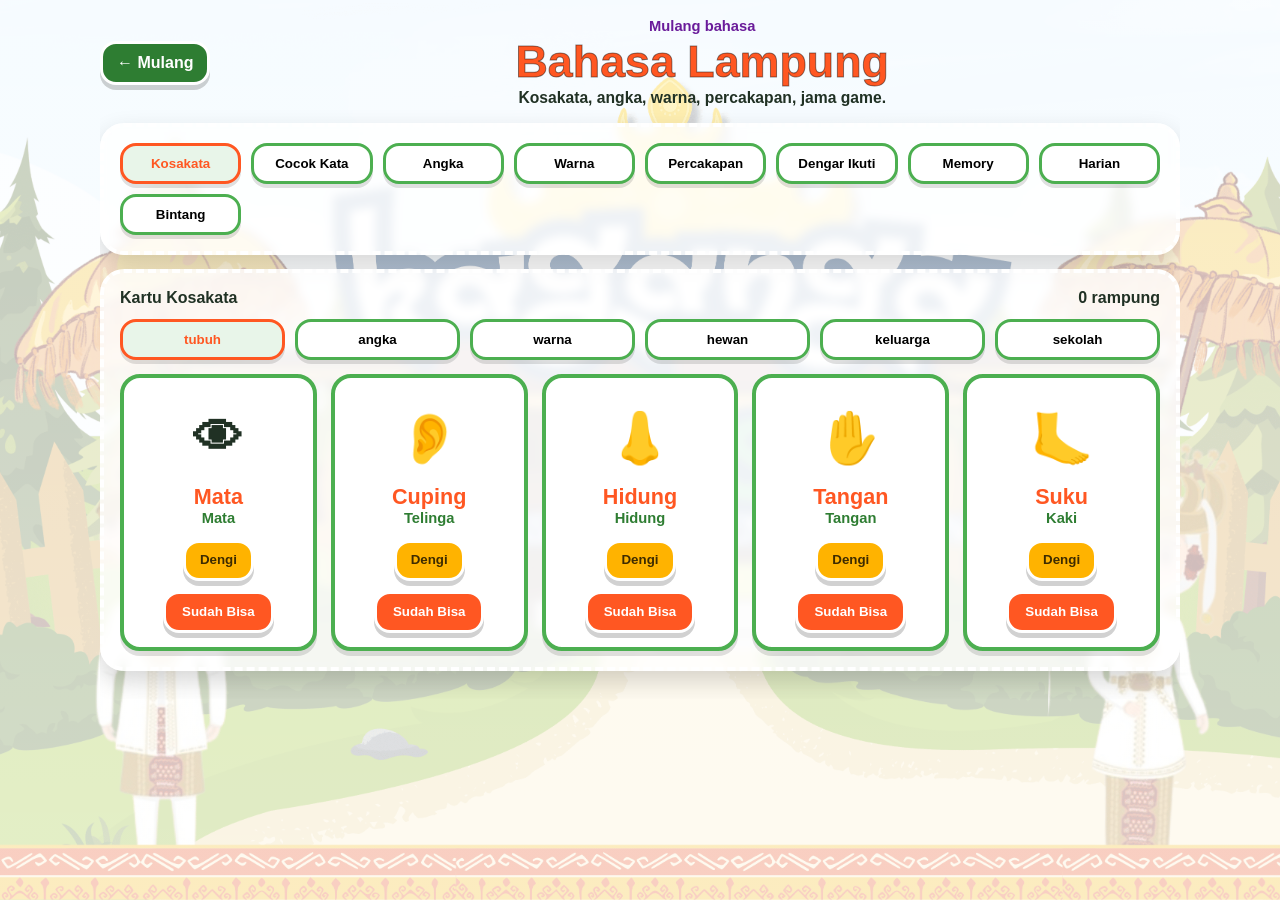
<file: bahasa.html>
<!DOCTYPE html>
<html lang="id">
<head>
    <meta charset="UTF-8">
    <meta name="viewport" content="width=device-width, initial-scale=1.0">
    <title>Bahasa Lampung</title>
    <link rel="stylesheet" href="belajar.css">
</head>
<body>
    <main class="page-shell">
        <header class="app-header">
            <a class="back-btn" href="index.html">&#8592; Mulang</a>
            <div class="title-block">
                <p class="eyebrow">Mulang bahasa</p>
                <h1>Bahasa Lampung</h1>
                <p class="subtitle">Kosakata, angka, warna, percakapan, jama game.</p>
            </div>
        </header>

        <nav class="feature-nav panel" id="featureNav"></nav>

        <section class="panel feature-panel active" id="kosakataPanel">
            <div class="score-row">
                <span>Kartu Kosakata</span>
                <span id="vocabDone">0 rampung</span>
            </div>
            <div class="mode-tabs" id="categoryTabs"></div>
            <div class="cards-grid" id="vocabCards"></div>
        </section>

        <section class="panel feature-panel" id="cocokPanel">
            <p class="mini-title">Game Cocokkon Kata</p>
            <p class="feedback" id="matchWordInfo">Pilih kata Lampung, lalu pilih arti sai cocok.</p>
            <div class="match-board" id="wordMatchBoard"></div>
        </section>

        <section class="panel feature-panel" id="angkaPanel">
            <div class="grid-two">
                <div class="hero-card">
                    <div class="aksara-big" id="numberBig">1</div>
                    <p class="latin-name" id="numberWord">Sai</p>
                    <div class="controls">
                        <button class="ghost-btn" id="prevNumber">Balik</button>
                        <button class="primary-btn" id="speakNumber">Dengi Angka</button>
                        <button class="ghost-btn" id="nextNumber">Teras</button>
                    </div>
                </div>
                <div>
                    <p class="mini-title">Kuis Angka</p>
                    <div class="question-symbol" id="numberQuiz">3</div>
                    <p class="feedback" id="numberFeedback">Pilih nama angka sai pas.</p>
                    <div class="choices" id="numberChoices"></div>
                </div>
            </div>
        </section>

        <section class="panel feature-panel" id="warnaPanel">
            <div class="color-tile" id="colorTile">Warna</div>
            <p class="feedback" id="colorFeedback">Pilih nama warna sai pas.</p>
            <div class="choices" id="colorChoices"></div>
        </section>

        <section class="panel feature-panel" id="dialogPanel">
            <div class="mode-tabs" id="dialogTabs"></div>
            <div class="dialog-list" id="dialogList"></div>
            <div class="controls">
                <button class="primary-btn" id="speakDialog">Dengi Percakapan</button>
            </div>
        </section>

        <section class="panel feature-panel" id="ikutiPanel">
            <div class="hero-card">
                <div class="aksara-big" id="listenWord">Tabik</div>
                <p class="latin-name" id="listenMeaning">Salam</p>
                <div class="controls">
                    <button class="primary-btn" id="listenSpeak">Dengi</button>
                    <button class="ghost-btn" id="listenDone">Sudah Bisa</button>
                    <button class="ghost-btn" id="listenNext">Kata Lain</button>
                </div>
            </div>
        </section>

        <section class="panel feature-panel" id="memoryPanel">
            <p class="mini-title">Memory Card</p>
            <p class="feedback" id="memoryInfo">Balik kartu, cari pasangan kata jama arti.</p>
            <div class="memory-grid" id="memoryGrid"></div>
        </section>

        <section class="panel feature-panel" id="harianPanel">
            <div class="score-row">
                <span>Level Harian</span>
                <span id="dailyStatus">0/5</span>
            </div>
            <div class="daily-list" id="dailyList"></div>
            <div class="controls">
                <button class="primary-btn" id="finishDaily">Rampungkan Hari Ini</button>
            </div>
        </section>

        <section class="panel feature-panel" id="bintangPanel">
            <p class="mini-title">Koleksi Bintang</p>
            <div class="badge-row">
                <div class="badge"><strong id="starWrite">0</strong>Bintang Nulis</div>
                <div class="badge"><strong id="starQuiz">0</strong>Skor Kuis</div>
                <div class="badge"><strong id="starVocab">0</strong>Kosakata</div>
                <div class="badge"><strong id="starMark">0</strong>Tanda Baca</div>
                <div class="badge"><strong id="starDaily">0</strong>Level Harian</div>
            </div>
        </section>
    </main>

    <script>
        const tabs = [
            ['kosakataPanel', 'Kosakata'],
            ['cocokPanel', 'Cocok Kata'],
            ['angkaPanel', 'Angka'],
            ['warnaPanel', 'Warna'],
            ['dialogPanel', 'Percakapan'],
            ['ikutiPanel', 'Dengar Ikuti'],
            ['memoryPanel', 'Memory'],
            ['harianPanel', 'Harian'],
            ['bintangPanel', 'Bintang']
        ];

        const vocab = {
            tubuh: [
                ['&#128065;', 'Mata', 'Mata'], ['&#128066;', 'Cuping', 'Telinga'], ['&#128067;', 'Hidung', 'Hidung'],
                ['&#9995;', 'Tangan', 'Tangan'], ['&#129462;', 'Suku', 'Kaki']
            ],
            angka: [
                ['1', 'Sai', 'Satu'], ['2', 'Rua', 'Dua'], ['3', 'Telu', 'Tiga'],
                ['4', 'Pak', 'Empat'], ['5', 'Lima', 'Lima']
            ],
            warna: [
                ['&#128308;', 'Handak Mira', 'Merah'], ['&#128993;', 'Kuning', 'Kuning'], ['&#128994;', 'Hijau', 'Hijau'],
                ['&#128309;', 'Biru', 'Biru'], ['&#9899;', 'Halom', 'Hitam']
            ],
            hewan: [
                ['&#128049;', 'Kucing', 'Kucing'], ['&#128020;', 'Manuk', 'Ayam'], ['&#128031;', 'Iwa', 'Ikan'],
                ['&#128004;', 'Sapi', 'Sapi'], ['&#128016;', 'Wedus', 'Kambing']
            ],
            keluarga: [
                ['&#128104;', 'Bapak', 'Ayah'], ['&#128105;', 'Induk', 'Ibu'], ['&#128102;', 'Anak Ragah', 'Anak laki-laki'],
                ['&#128103;', 'Anak Bebai', 'Anak perempuan'], ['&#128116;', 'Tuan', 'Kakek']
            ],
            sekolah: [
                ['&#128218;', 'Buku', 'Buku'], ['&#9999;', 'Pinsil', 'Pensil'], ['&#127890;', 'Tas', 'Tas'],
                ['&#127979;', 'Sekula', 'Sekolah'], ['&#129681;', 'Kursi', 'Kursi']
            ]
        };

        const numbers = [
            ['1', 'Sai'], ['2', 'Rua'], ['3', 'Telu'], ['4', 'Pak'], ['5', 'Lima'],
            ['6', 'Enom'], ['7', 'Pitu'], ['8', 'Walu'], ['9', 'Siwa'], ['10', 'Puluh'],
            ['11', 'Sebelas'], ['12', 'Rua belas'], ['13', 'Telu belas'], ['14', 'Pak belas'], ['15', 'Lima belas'],
            ['16', 'Enom belas'], ['17', 'Pitu belas'], ['18', 'Walu belas'], ['19', 'Siwa belas'], ['20', 'Rua puluh']
        ];

        const colors = [
            ['#e53935', 'Mira', 'Merah'], ['#fdd835', 'Kuning', 'Kuning'], ['#43a047', 'Hijau', 'Hijau'],
            ['#1e88e5', 'Biru', 'Biru'], ['#212121', 'Halom', 'Hitam'], ['#ffffff', 'Putih', 'Putih']
        ];

        const dialogs = {
            salam: [['A', 'Tabik pun.'], ['B', 'Tabik. Api kabar?'], ['A', 'Kabar baik.']],
            kenal: [['A', 'Nyak Rani. Niku sapa?'], ['B', 'Nyak Bima. Senang kenal niku.']],
            kabar: [['A', 'Api kabar niku?'], ['B', 'Kabar baik, terima kasih.']],
            terima: [['A', 'Terima kasih.'], ['B', 'Sama-sama.']]
        };

        let category = 'tubuh';
        let numberIndex = 0;
        let colorIndex = 0;
        let dialogKey = 'salam';
        let listenIndex = 0;
        let selectedMatch = null;
        let memoryFirst = null;
        let memoryLock = false;

        function getAllWords() {
            return Object.values(vocab).flat();
        }

        function speak(text) {
            if (!('speechSynthesis' in window)) return;
            speechSynthesis.cancel();
            const utterance = new SpeechSynthesisUtterance(text);
            utterance.lang = 'id-ID';
            utterance.rate = 0.82;
            speechSynthesis.speak(utterance);
        }

        function addStar(key, amount = 1) {
            const next = Number(localStorage.getItem(key) || 0) + amount;
            localStorage.setItem(key, next);
            localStorage.setItem('bahasaStars', Number(localStorage.getItem('bahasaStars') || 0) + amount);
            renderStars();
        }

        function showPanel(id) {
            document.querySelectorAll('.feature-panel').forEach(panel => panel.classList.remove('active'));
            document.getElementById(id).classList.add('active');
            document.querySelectorAll('#featureNav .mode-btn').forEach(btn => btn.classList.toggle('active', btn.dataset.target === id));
            renderStars();
        }

        function renderNav() {
            document.getElementById('featureNav').innerHTML = tabs.map(([id, label], index) =>
                `<button class="mode-btn ${index === 0 ? 'active' : ''}" data-target="${id}">${label}</button>`
            ).join('');
        }

        function renderVocab() {
            document.getElementById('categoryTabs').innerHTML = Object.keys(vocab).map(key =>
                `<button class="mode-btn ${key === category ? 'active' : ''}" data-category="${key}">${key}</button>`
            ).join('');
            document.getElementById('vocabCards').innerHTML = vocab[category].map(item => `
                <article class="vocab-card">
                    <div class="vocab-icon">${item[0]}</div>
                    <div class="vocab-word">${item[1]}</div>
                    <div class="vocab-meaning">${item[2]}</div>
                    <div class="controls">
                        <button class="ghost-btn" data-say="${item[1]}">Dengi</button>
                        <button class="primary-btn" data-known="${item[1]}">Sudah Bisa</button>
                    </div>
                </article>
            `).join('');
            document.getElementById('vocabDone').textContent = `${localStorage.getItem('vocabDone') || 0} rampung`;
        }

        function renderWordMatch() {
            const sample = getAllWords().slice(0, 8);
            const cards = sample.map(item => ({ key: item[1], type: 'word', text: item[1] }))
                .concat(sample.map(item => ({ key: item[1], type: 'meaning', text: item[2] })))
                .sort(() => Math.random() - 0.5);
            document.getElementById('wordMatchBoard').innerHTML = cards.map(card =>
                `<button class="match-card" data-key="${card.key}" data-type="${card.type}">${card.text}</button>`
            ).join('');
        }

        function renderNumber() {
            const item = numbers[numberIndex];
            document.getElementById('numberBig').textContent = item[0];
            document.getElementById('numberWord').textContent = item[1];
            const choices = numbers.filter(row => row !== item).sort(() => Math.random() - 0.5).slice(0, 3).concat([item]).sort(() => Math.random() - 0.5);
            document.getElementById('numberQuiz').textContent = item[0];
            document.getElementById('numberChoices').innerHTML = choices.map(row =>
                `<button class="choice-btn" data-answer="${row[1]}">${row[1]}</button>`
            ).join('');
        }

        function renderColor() {
            const item = colors[colorIndex];
            const tile = document.getElementById('colorTile');
            tile.style.background = item[0];
            tile.style.color = item[0] === '#ffffff' ? '#203124' : '#fff';
            tile.textContent = item[2];
            const choices = colors.filter(row => row !== item).sort(() => Math.random() - 0.5).slice(0, 3).concat([item]).sort(() => Math.random() - 0.5);
            document.getElementById('colorChoices').innerHTML = choices.map(row =>
                `<button class="choice-btn" data-answer="${row[1]}">${row[1]}</button>`
            ).join('');
        }

        function renderDialog() {
            document.getElementById('dialogTabs').innerHTML = Object.keys(dialogs).map(key =>
                `<button class="mode-btn ${key === dialogKey ? 'active' : ''}" data-dialog="${key}">${key}</button>`
            ).join('');
            document.getElementById('dialogList').innerHTML = dialogs[dialogKey].map((line, index) =>
                `<div class="dialog-bubble ${index % 2 ? 'right' : ''}"><strong>${line[0]}:</strong> ${line[1]}</div>`
            ).join('');
        }

        function renderListen() {
            const item = getAllWords()[listenIndex % getAllWords().length];
            document.getElementById('listenWord').textContent = item[1];
            document.getElementById('listenMeaning').textContent = item[2];
        }

        function renderMemory() {
            const sample = getAllWords().slice(10, 16);
            const cards = sample.map(item => ({ key: item[1], text: item[1] }))
                .concat(sample.map(item => ({ key: item[1], text: item[2] })))
                .sort(() => Math.random() - 0.5);
            document.getElementById('memoryGrid').innerHTML = cards.map((card, index) =>
                `<button class="memory-card hidden-word" data-key="${card.key}" data-text="${card.text}" data-index="${index}">?</button>`
            ).join('');
        }

        function renderDaily() {
            const day = Math.floor(Date.now() / 86400000);
            const words = getAllWords();
            const start = day % (words.length - 5);
            const daily = words.slice(start, start + 5);
            const done = Number(localStorage.getItem('dailyDone') || 0);
            document.getElementById('dailyStatus').textContent = `${Math.min(done, 5)}/5`;
            document.getElementById('dailyList').innerHTML = daily.map(item => `
                <article class="vocab-card">
                    <div class="vocab-icon">${item[0]}</div>
                    <div class="vocab-word">${item[1]}</div>
                    <div class="vocab-meaning">${item[2]}</div>
                </article>
            `).join('');
        }

        function renderStars() {
            document.getElementById('starWrite').textContent = localStorage.getItem('bintangNulis') || 0;
            document.getElementById('starQuiz').textContent = localStorage.getItem('skorAksaraLampung') || 0;
            document.getElementById('starVocab').textContent = localStorage.getItem('vocabDone') || 0;
            document.getElementById('starMark').textContent = localStorage.getItem('miniScoreTanda') || 0;
            document.getElementById('starDaily').textContent = localStorage.getItem('dailyStars') || 0;
        }

        document.addEventListener('click', event => {
            const target = event.target;
            if (target.matches('#featureNav .mode-btn')) showPanel(target.dataset.target);
            if (target.dataset.category) { category = target.dataset.category; renderVocab(); }
            if (target.dataset.say) speak(target.dataset.say);
            if (target.dataset.known) {
                localStorage.setItem('vocabDone', Number(localStorage.getItem('vocabDone') || 0) + 1);
                addStar('vocabStars');
                renderVocab();
            }
            if (target.dataset.dialog) { dialogKey = target.dataset.dialog; renderDialog(); }
        });

        document.getElementById('wordMatchBoard').addEventListener('click', event => {
            const card = event.target.closest('button');
            if (!card || card.classList.contains('done')) return;
            if (!selectedMatch) {
                selectedMatch = card;
                card.classList.add('selected');
                return;
            }
            if (selectedMatch.dataset.key === card.dataset.key && selectedMatch.dataset.type !== card.dataset.type) {
                selectedMatch.classList.add('done');
                card.classList.add('done');
                addStar('matchStars');
                document.getElementById('matchWordInfo').textContent = 'Cocok. Lanjut pasangan lain.';
            } else {
                selectedMatch.classList.remove('selected');
                document.getElementById('matchWordInfo').textContent = 'Belum cocok, coba lagi.';
            }
            selectedMatch = null;
        });

        document.getElementById('prevNumber').addEventListener('click', () => { numberIndex = (numberIndex - 1 + numbers.length) % numbers.length; renderNumber(); });
        document.getElementById('nextNumber').addEventListener('click', () => { numberIndex = (numberIndex + 1) % numbers.length; renderNumber(); });
        document.getElementById('speakNumber').addEventListener('click', () => speak(numbers[numberIndex][1]));
        document.getElementById('numberChoices').addEventListener('click', event => {
            const button = event.target.closest('button');
            if (!button) return;
            const ok = button.dataset.answer === numbers[numberIndex][1];
            button.classList.add(ok ? 'correct' : 'wrong');
            document.getElementById('numberFeedback').textContent = ok ? 'Bener!' : `Jawaban: ${numbers[numberIndex][1]}`;
            if (ok) addStar('numberStars');
            setTimeout(() => { numberIndex = (numberIndex + 1) % numbers.length; renderNumber(); }, 700);
        });

        document.getElementById('colorChoices').addEventListener('click', event => {
            const button = event.target.closest('button');
            if (!button) return;
            const ok = button.dataset.answer === colors[colorIndex][1];
            button.classList.add(ok ? 'correct' : 'wrong');
            document.getElementById('colorFeedback').textContent = ok ? 'Bener, warna sai pas!' : `Jawaban: ${colors[colorIndex][1]}`;
            if (ok) addStar('colorStars');
            setTimeout(() => { colorIndex = (colorIndex + 1) % colors.length; renderColor(); }, 800);
        });

        document.getElementById('speakDialog').addEventListener('click', () => speak(dialogs[dialogKey].map(line => line[1]).join('. ')));
        document.getElementById('listenSpeak').addEventListener('click', () => speak(getAllWords()[listenIndex % getAllWords().length][1]));
        document.getElementById('listenNext').addEventListener('click', () => { listenIndex += 1; renderListen(); });
        document.getElementById('listenDone').addEventListener('click', () => { addStar('listenStars'); listenIndex += 1; renderListen(); });

        document.getElementById('memoryGrid').addEventListener('click', event => {
            const card = event.target.closest('button');
            if (!card || memoryLock || card.classList.contains('done')) return;
            card.textContent = card.dataset.text;
            card.classList.remove('hidden-word');
            if (!memoryFirst) {
                memoryFirst = card;
                return;
            }
            memoryLock = true;
            if (memoryFirst.dataset.key === card.dataset.key && memoryFirst !== card) {
                memoryFirst.classList.add('done');
                card.classList.add('done');
                addStar('memoryStars');
                document.getElementById('memoryInfo').textContent = 'Pasangan ketemu.';
                memoryFirst = null;
                memoryLock = false;
                return;
            }
            setTimeout(() => {
                memoryFirst.textContent = '?';
                card.textContent = '?';
                memoryFirst.classList.add('hidden-word');
                card.classList.add('hidden-word');
                memoryFirst = null;
                memoryLock = false;
            }, 650);
        });

        document.getElementById('finishDaily').addEventListener('click', () => {
            localStorage.setItem('dailyDone', 5);
            localStorage.setItem('dailyStars', Number(localStorage.getItem('dailyStars') || 0) + 5);
            addStar('dailyBonus', 5);
            renderDaily();
        });

        renderNav();
        renderVocab();
        renderWordMatch();
        renderNumber();
        renderColor();
        renderDialog();
        renderListen();
        renderMemory();
        renderDaily();
        renderStars();
    </script>
</body>
</html>
</file>
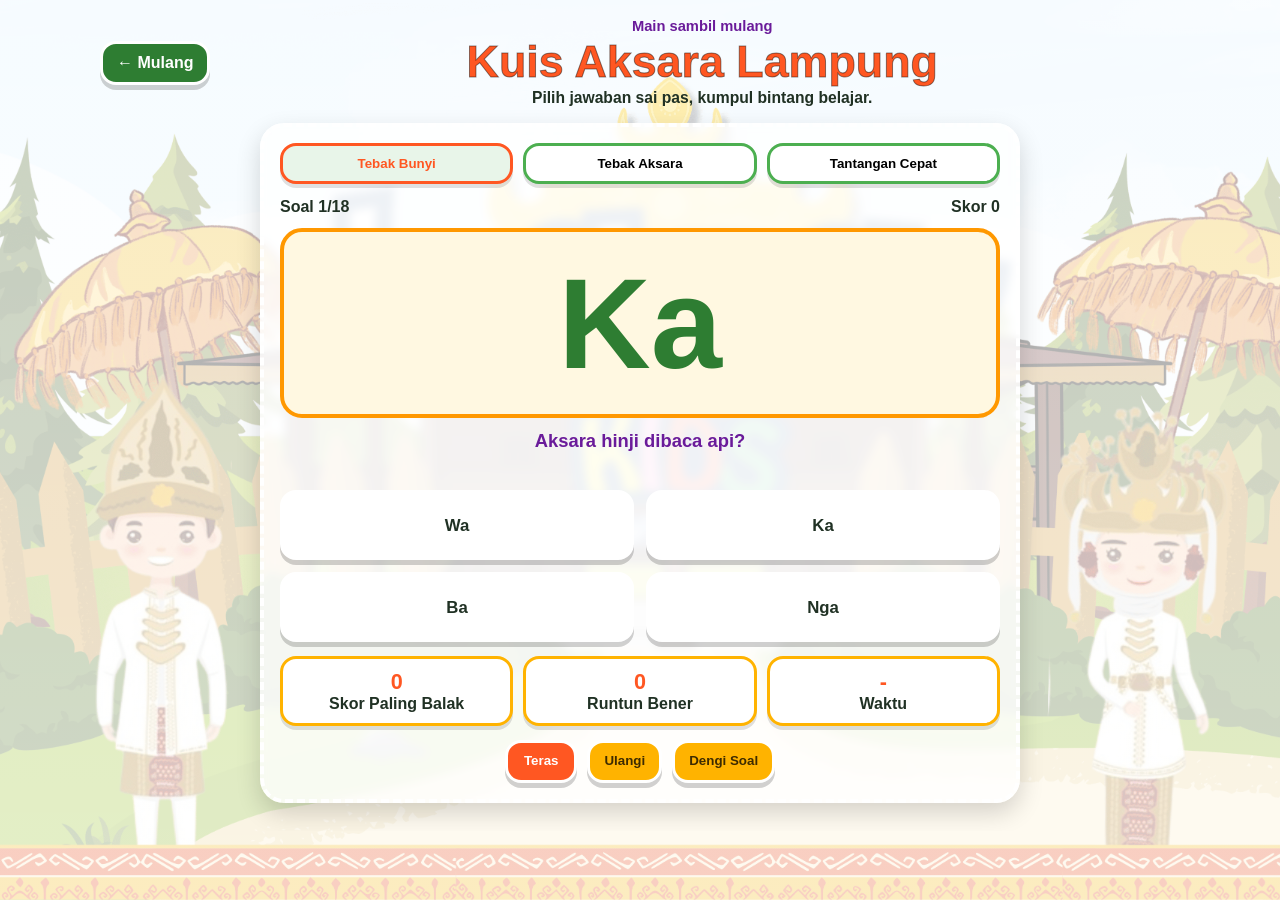
<file: kuis.html>
<!DOCTYPE html>
<html lang="id">
<head>
    <meta charset="UTF-8">
    <meta name="viewport" content="width=device-width, initial-scale=1.0">
    <title>Kuis Aksara</title>
    <link rel="stylesheet" href="belajar.css">
</head>
<body>
    <main class="page-shell">
        <header class="app-header">
            <a class="back-btn" href="index.html">&#8592; Mulang</a>
            <div class="title-block">
                <p class="eyebrow">Main sambil mulang</p>
                <h1>Kuis Aksara Lampung</h1>
                <p class="subtitle">Pilih jawaban sai pas, kumpul bintang belajar.</p>
            </div>
        </header>

        <section class="panel quiz-card">
            <div class="mode-tabs">
                <button class="mode-btn active" data-mode="bunyi">Tebak Bunyi</button>
                <button class="mode-btn" data-mode="aksara">Tebak Aksara</button>
                <button class="mode-btn" data-mode="cepat">Tantangan Cepat</button>
            </div>
            <div class="score-row">
                <span id="progress">Soal 1/19</span>
                <span id="score">Skor 0</span>
            </div>
            <div class="question-symbol" id="questionSymbol">Ka</div>
            <p class="feedback" id="questionText">Aksara hinji dibaca api?</p>
            <div class="choices" id="choices"></div>
            <div class="badge-row">
                <div class="badge"><strong id="bestScore">0</strong>Skor Paling Balak</div>
                <div class="badge"><strong id="comboText">0</strong>Runtun Bener</div>
                <div class="badge"><strong id="timerText">-</strong>Waktu</div>
            </div>
            <div class="controls">
                <button class="primary-btn" id="nextQuestion">Teras</button>
                <button class="ghost-btn" id="restartQuiz">Ulangi</button>
                <button class="ghost-btn" id="speakQuestion">Dengi Soal</button>
            </div>
        </section>
    </main>

    <script>
        const bank = [
            { symbol: 'Ka', answer: 'Ka' },
            { symbol: 'Ga', answer: 'Ga' },
            { symbol: 'Nga', answer: 'Nga' },
            { symbol: 'Pa', answer: 'Pa' },
            { symbol: 'Ba', answer: 'Ba' },
            { symbol: 'Ma', answer: 'Ma' },
            { symbol: 'Ta', answer: 'Ta' },
            { symbol: 'Da', answer: 'Da' },
            { symbol: 'Na', answer: 'Na' },
            { symbol: 'Ca', answer: 'Ca' },
            { symbol: 'Ja', answer: 'Ja' },
            { symbol: 'Nya', answer: 'Nya' },
            { symbol: 'Ya', answer: 'Ya' },
            { symbol: 'La', answer: 'La' },
            { symbol: 'Ra', answer: 'Ra' },
            { symbol: 'Sa', answer: 'Sa' },
            { symbol: 'Wa', answer: 'Wa' },
            { symbol: 'Ha', answer: 'Ha' }
        ];

        let current = 0;
        let score = 0;
        let best = Number(localStorage.getItem('skorAksaraLampung') || 0);
        let combo = 0;
        let answered = false;
        let mode = 'bunyi';
        let timeLeft = 10;
        let clock = null;

        function speak(text) {
            if (!('speechSynthesis' in window)) return;
            window.speechSynthesis.cancel();
            const utterance = new SpeechSynthesisUtterance(text);
            utterance.lang = 'id-ID';
            utterance.rate = 0.85;
            window.speechSynthesis.speak(utterance);
        }

        function optionsFor(answer) {
            const pool = bank.map(item => item.answer).filter(item => item !== answer);
            const picks = pool.sort(() => Math.random() - 0.5).slice(0, 3).concat(answer);
            return picks.sort(() => Math.random() - 0.5);
        }

        function startTimer() {
            clearInterval(clock);
            if (mode !== 'cepat') {
                document.getElementById('timerText').textContent = '-';
                return;
            }
            timeLeft = 10;
            document.getElementById('timerText').textContent = timeLeft;
            clock = setInterval(() => {
                timeLeft -= 1;
                document.getElementById('timerText').textContent = timeLeft;
                if (timeLeft <= 0) {
                    clearInterval(clock);
                    answered = true;
                    combo = 0;
                    document.getElementById('questionText').textContent = 'Waktu habis. Teras soal lagi.';
                    document.getElementById('comboText').textContent = combo;
                }
            }, 1000);
        }

        function render() {
            const item = bank[current];
            answered = false;
            document.getElementById('progress').textContent = `Soal ${current + 1}/${bank.length}`;
            document.getElementById('score').textContent = `Skor ${score}`;
            document.getElementById('bestScore').textContent = best;
            document.getElementById('comboText').textContent = combo;

            if (mode === 'aksara') {
                document.getElementById('questionSymbol').textContent = item.answer;
                document.getElementById('questionText').textContent = 'Pilih aksara sai cocok jama bunyi hinji.';
                document.getElementById('choices').innerHTML = optionsFor(item.answer).map(option =>
                    `<button class="choice-btn" data-answer="${option}">${bank.find(row => row.answer === option).symbol}</button>`
                ).join('');
            } else {
                document.getElementById('questionSymbol').textContent = item.symbol;
                document.getElementById('questionText').textContent = mode === 'cepat' ? 'Cepat pilih bunyi sai pas!' : 'Aksara hinji dibaca api?';
                document.getElementById('choices').innerHTML = optionsFor(item.answer).map(option =>
                    `<button class="choice-btn" data-answer="${option}">${option}</button>`
                ).join('');
            }
            startTimer();
        }

        document.getElementById('choices').addEventListener('click', event => {
            const button = event.target.closest('button');
            if (!button || answered) return;
            answered = true;
            clearInterval(clock);
            const item = bank[current];
            const correct = button.dataset.answer === item.answer;
            if (correct) {
                combo += 1;
                score += mode === 'cepat' ? 15 + timeLeft : 10 + combo;
                button.classList.add('correct');
                document.getElementById('questionText').textContent = 'Iya, jawabanmu bener!';
            } else {
                combo = 0;
                button.classList.add('wrong');
                document.getElementById('questionText').textContent = `Belum pas. Jawaban sai bener: ${item.answer}`;
                document.querySelectorAll('.choice-btn').forEach(btn => {
                    if (btn.dataset.answer === item.answer) btn.classList.add('correct');
                });
            }
            if (score > best) {
                best = score;
                localStorage.setItem('skorAksaraLampung', best);
            }
            document.getElementById('score').textContent = `Skor ${score}`;
            document.getElementById('bestScore').textContent = best;
            document.getElementById('comboText').textContent = combo;
        });

        document.getElementById('nextQuestion').addEventListener('click', () => {
            if (current === bank.length - 1) {
                const star = score >= 180 ? 'Tiga bintang' : score >= 100 ? 'Dua bintang' : 'Siji bintang';
                document.getElementById('questionSymbol').textContent = '\u2605';
                document.getElementById('questionText').textContent = `${star}. Kuis tammat, terus latihan lagi.`;
                document.getElementById('choices').innerHTML = '';
                document.getElementById('timerText').textContent = '-';
                clearInterval(clock);
                return;
            }
            current += 1;
            render();
        });

        document.getElementById('restartQuiz').addEventListener('click', () => {
            current = 0;
            score = 0;
            combo = 0;
            render();
        });

        document.getElementById('speakQuestion').addEventListener('click', () => {
            const item = bank[current];
            speak(mode === 'aksara' ? item.answer : `Aksara ${item.answer}`);
        });

        document.querySelectorAll('.mode-btn').forEach(button => {
            button.addEventListener('click', () => {
                document.querySelectorAll('.mode-btn').forEach(item => item.classList.remove('active'));
                button.classList.add('active');
                mode = button.dataset.mode;
                current = 0;
                score = 0;
                combo = 0;
                render();
            });
        });

        render();
    </script>
</body>
</html>
</file>
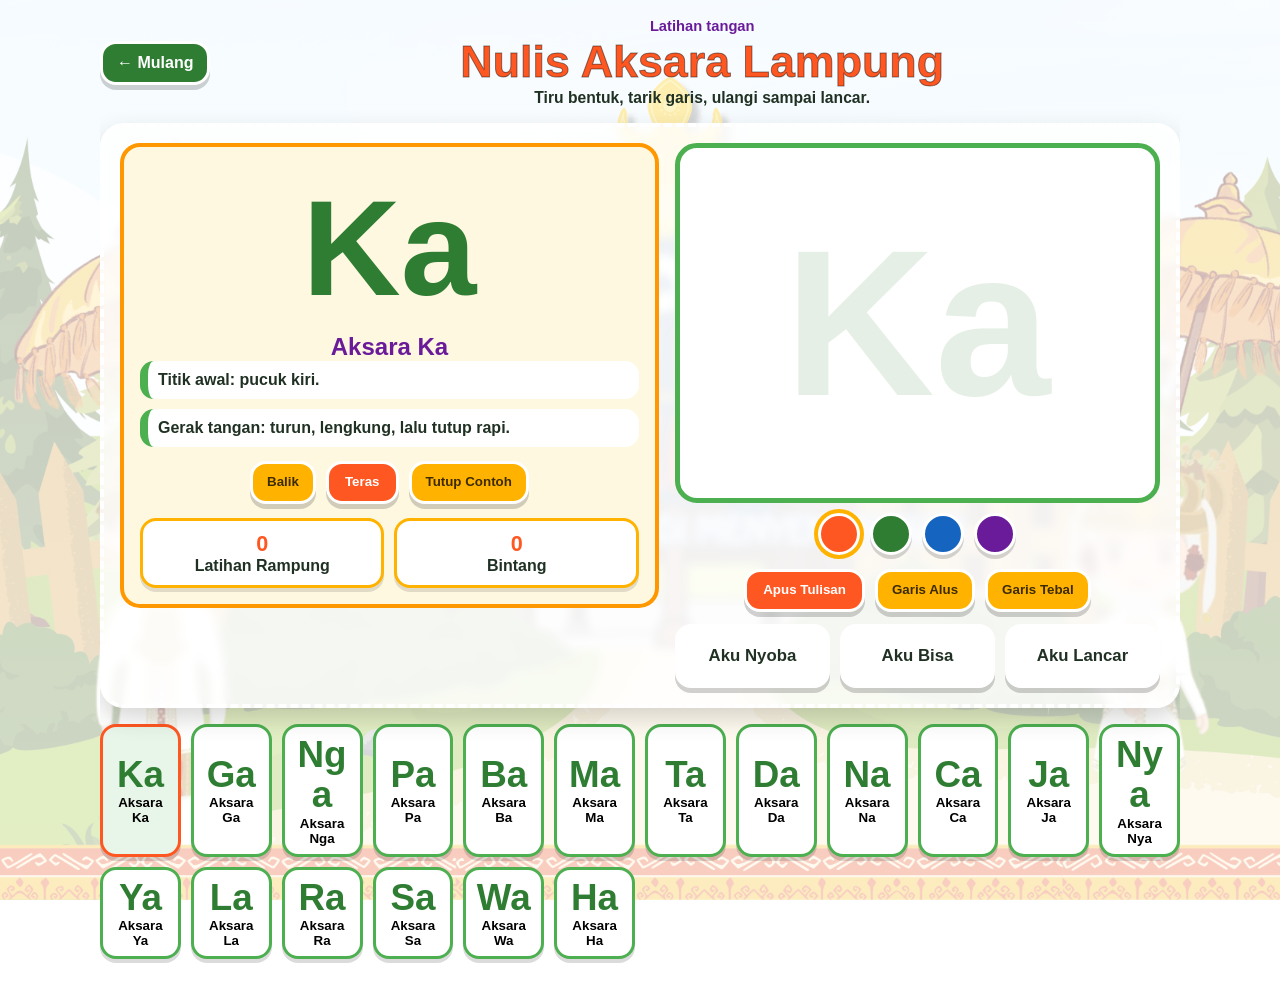
<file: nulis.html>
<!DOCTYPE html>
<html lang="id">
<head>
    <meta charset="UTF-8">
    <meta name="viewport" content="width=device-width, initial-scale=1.0">
    <title>Nulis Aksara</title>
    <link rel="stylesheet" href="belajar.css">
</head>
<body>
    <main class="page-shell">
        <header class="app-header">
            <a class="back-btn" href="index.html">&#8592; Mulang</a>
            <div class="title-block">
                <p class="eyebrow">Latihan tangan</p>
                <h1>Nulis Aksara Lampung</h1>
                <p class="subtitle">Tiru bentuk, tarik garis, ulangi sampai lancar.</p>
            </div>
        </header>

        <section class="panel grid-two">
            <div class="hero-card">
                <div class="aksara-big" id="currentLetter">Ka</div>
                <p class="latin-name" id="currentName">Aksara Ka</p>
                <div class="info-list">
                    <div class="info-item" id="hintOne">Titik awal: pucuk kiri.</div>
                    <div class="info-item" id="hintTwo">Gerak tangan: pelan jama rapi.</div>
                </div>
                <div class="controls">
                    <button class="ghost-btn" id="prevLetter">Balik</button>
                    <button class="primary-btn" id="nextLetter">Teras</button>
                    <button class="ghost-btn" id="toggleGuide">Tutup Contoh</button>
                </div>
                <div class="badge-row">
                    <div class="badge"><strong id="writeCount">0</strong>Latihan Rampung</div>
                    <div class="badge"><strong id="starText">0</strong>Bintang</div>
                </div>
            </div>

            <div class="trace-guide">
                <div class="trace-symbol" id="traceSymbol">Ka</div>
                <canvas class="writing-board" id="board" width="520" height="360"></canvas>
                <div class="tool-row" id="colorTools">
                    <button class="swatch active" data-color="#ff5722" style="background:#ff5722"></button>
                    <button class="swatch" data-color="#2e7d32" style="background:#2e7d32"></button>
                    <button class="swatch" data-color="#1565c0" style="background:#1565c0"></button>
                    <button class="swatch" data-color="#6a1b9a" style="background:#6a1b9a"></button>
                </div>
                <div class="controls">
                    <button class="primary-btn" id="clearBoard">Apus Tulisan</button>
                    <button class="ghost-btn" id="thinLine">Garis Alus</button>
                    <button class="ghost-btn" id="thickLine">Garis Tebal</button>
                </div>
                <div class="star-check">
                    <button class="choice-btn" data-star="1">Aku Nyoba</button>
                    <button class="choice-btn" data-star="2">Aku Bisa</button>
                    <button class="choice-btn" data-star="3">Aku Lancar</button>
                </div>
            </div>
        </section>

        <section class="lesson-strip" id="letterStrip"></section>
    </main>

    <script>
        const letters = [
            { symbol: 'Ka', name: 'Aksara Ka', hint: 'Titik awal: pucuk kiri.', move: 'Gerak tangan: turun, lengkung, lalu tutup rapi.' },
            { symbol: 'Ga', name: 'Aksara Ga', hint: 'Titik awal: bagian atas.', move: 'Gerak tangan: garis besar dulu, tambah ekor kecil.' },
            { symbol: 'Nga', name: 'Aksara Nga', hint: 'Titik awal: tengah atas.', move: 'Gerak tangan: buat badan lebar, sambung pelan.' },
            { symbol: 'Pa', name: 'Aksara Pa', hint: 'Titik awal: kiri bawah.', move: 'Gerak tangan: naik lalu putar sedikit.' },
            { symbol: 'Ba', name: 'Aksara Ba', hint: 'Titik awal: kiri atas.', move: 'Gerak tangan: bentuk badan, tambah garis penanda.' },
            { symbol: 'Ma', name: 'Aksara Ma', hint: 'Titik awal: atas.', move: 'Gerak tangan: tarik turun, lengkungkan ujung.' },
            { symbol: 'Ta', name: 'Aksara Ta', hint: 'Titik awal: kiri.', move: 'Gerak tangan: garis pendek lalu sambung ke kanan.' },
            { symbol: 'Da', name: 'Aksara Da', hint: 'Titik awal: atas kanan.', move: 'Gerak tangan: ikuti contoh sampai garis bertemu.' },
            { symbol: 'Na', name: 'Aksara Na', hint: 'Titik awal: tengah.', move: 'Gerak tangan: buat lengkung kecil lalu panjangkan.' },
            { symbol: 'Ca', name: 'Aksara Ca', hint: 'Titik awal: kiri atas.', move: 'Gerak tangan: bentuk pendek dan jaga jarak.' },
            { symbol: 'Ja', name: 'Aksara Ja', hint: 'Titik awal: kanan atas.', move: 'Gerak tangan: turun pelan lalu beri ekor.' },
            { symbol: 'Nya', name: 'Aksara Nya', hint: 'Titik awal: atas.', move: 'Gerak tangan: buat badan besar, tutup rapi.' },
            { symbol: 'Ya', name: 'Aksara Ya', hint: 'Titik awal: kiri.', move: 'Gerak tangan: sambung halus ke kanan.' },
            { symbol: 'La', name: 'Aksara La', hint: 'Titik awal: bawah.', move: 'Gerak tangan: naik lalu lengkung.' },
            { symbol: 'Ra', name: 'Aksara Ra', hint: 'Titik awal: atas.', move: 'Gerak tangan: garis utama dulu, tambah tanda.' },
            { symbol: 'Sa', name: 'Aksara Sa', hint: 'Titik awal: kiri atas.', move: 'Gerak tangan: ikuti lekuk dengan sabar.' },
            { symbol: 'Wa', name: 'Aksara Wa', hint: 'Titik awal: tengah kiri.', move: 'Gerak tangan: buat putaran kecil.' },
            { symbol: 'Ha', name: 'Aksara Ha', hint: 'Titik awal: atas kanan.', move: 'Gerak tangan: tutup bentuk sampai rapi.' }
        ];

        let index = 0;
        let guideVisible = true;
        let penColor = '#ff5722';
        let penSize = 12;
        let writeCount = Number(localStorage.getItem('latihanNulis') || 0);
        let starTotal = Number(localStorage.getItem('bintangNulis') || 0);
        const canvas = document.getElementById('board');
        const ctx = canvas.getContext('2d');
        let drawing = false;

        function render() {
            const item = letters[index];
            document.getElementById('currentLetter').textContent = item.symbol;
            document.getElementById('currentName').textContent = item.name;
            document.getElementById('hintOne').textContent = item.hint;
            document.getElementById('hintTwo').textContent = item.move;
            document.getElementById('traceSymbol').textContent = item.symbol;
            document.getElementById('writeCount').textContent = writeCount;
            document.getElementById('starText').textContent = starTotal;
            document.getElementById('letterStrip').innerHTML = letters.map((letter, i) =>
                `<button class="letter-chip ${i === index ? 'active' : ''}" data-index="${i}">
                    <span class="chip-symbol">${letter.symbol}</span><span>${letter.name}</span>
                </button>`
            ).join('');
        }

        function point(event) {
            const rect = canvas.getBoundingClientRect();
            const touch = event.touches ? event.touches[0] : event;
            return {
                x: (touch.clientX - rect.left) * (canvas.width / rect.width),
                y: (touch.clientY - rect.top) * (canvas.height / rect.height)
            };
        }

        function start(event) {
            drawing = true;
            const p = point(event);
            ctx.beginPath();
            ctx.moveTo(p.x, p.y);
            event.preventDefault();
        }

        function draw(event) {
            if (!drawing) return;
            const p = point(event);
            ctx.lineWidth = penSize;
            ctx.lineCap = 'round';
            ctx.strokeStyle = penColor;
            ctx.lineTo(p.x, p.y);
            ctx.stroke();
            event.preventDefault();
        }

        function stop() {
            drawing = false;
        }

        canvas.addEventListener('mousedown', start);
        canvas.addEventListener('mousemove', draw);
        window.addEventListener('mouseup', stop);
        canvas.addEventListener('touchstart', start, { passive: false });
        canvas.addEventListener('touchmove', draw, { passive: false });
        window.addEventListener('touchend', stop);
        document.getElementById('clearBoard').addEventListener('click', () => ctx.clearRect(0, 0, canvas.width, canvas.height));
        document.getElementById('prevLetter').addEventListener('click', () => { index = (index - 1 + letters.length) % letters.length; ctx.clearRect(0, 0, canvas.width, canvas.height); render(); });
        document.getElementById('nextLetter').addEventListener('click', () => { index = (index + 1) % letters.length; ctx.clearRect(0, 0, canvas.width, canvas.height); render(); });
        document.getElementById('toggleGuide').addEventListener('click', event => {
            guideVisible = !guideVisible;
            document.getElementById('traceSymbol').style.display = guideVisible ? 'grid' : 'none';
            event.target.textContent = guideVisible ? 'Tutup Contoh' : 'Tampil Contoh';
        });
        document.getElementById('thinLine').addEventListener('click', () => { penSize = 7; });
        document.getElementById('thickLine').addEventListener('click', () => { penSize = 16; });
        document.getElementById('colorTools').addEventListener('click', event => {
            const button = event.target.closest('button');
            if (!button) return;
            document.querySelectorAll('.swatch').forEach(item => item.classList.remove('active'));
            button.classList.add('active');
            penColor = button.dataset.color;
        });
        document.querySelector('.star-check').addEventListener('click', event => {
            const button = event.target.closest('button');
            if (!button) return;
            writeCount += 1;
            starTotal += Number(button.dataset.star);
            localStorage.setItem('latihanNulis', writeCount);
            localStorage.setItem('bintangNulis', starTotal);
            render();
        });
        document.getElementById('letterStrip').addEventListener('click', event => {
            const button = event.target.closest('button');
            if (button) { index = Number(button.dataset.index); ctx.clearRect(0, 0, canvas.width, canvas.height); render(); }
        });
        render();
    </script>
</body>
</html>
</file>
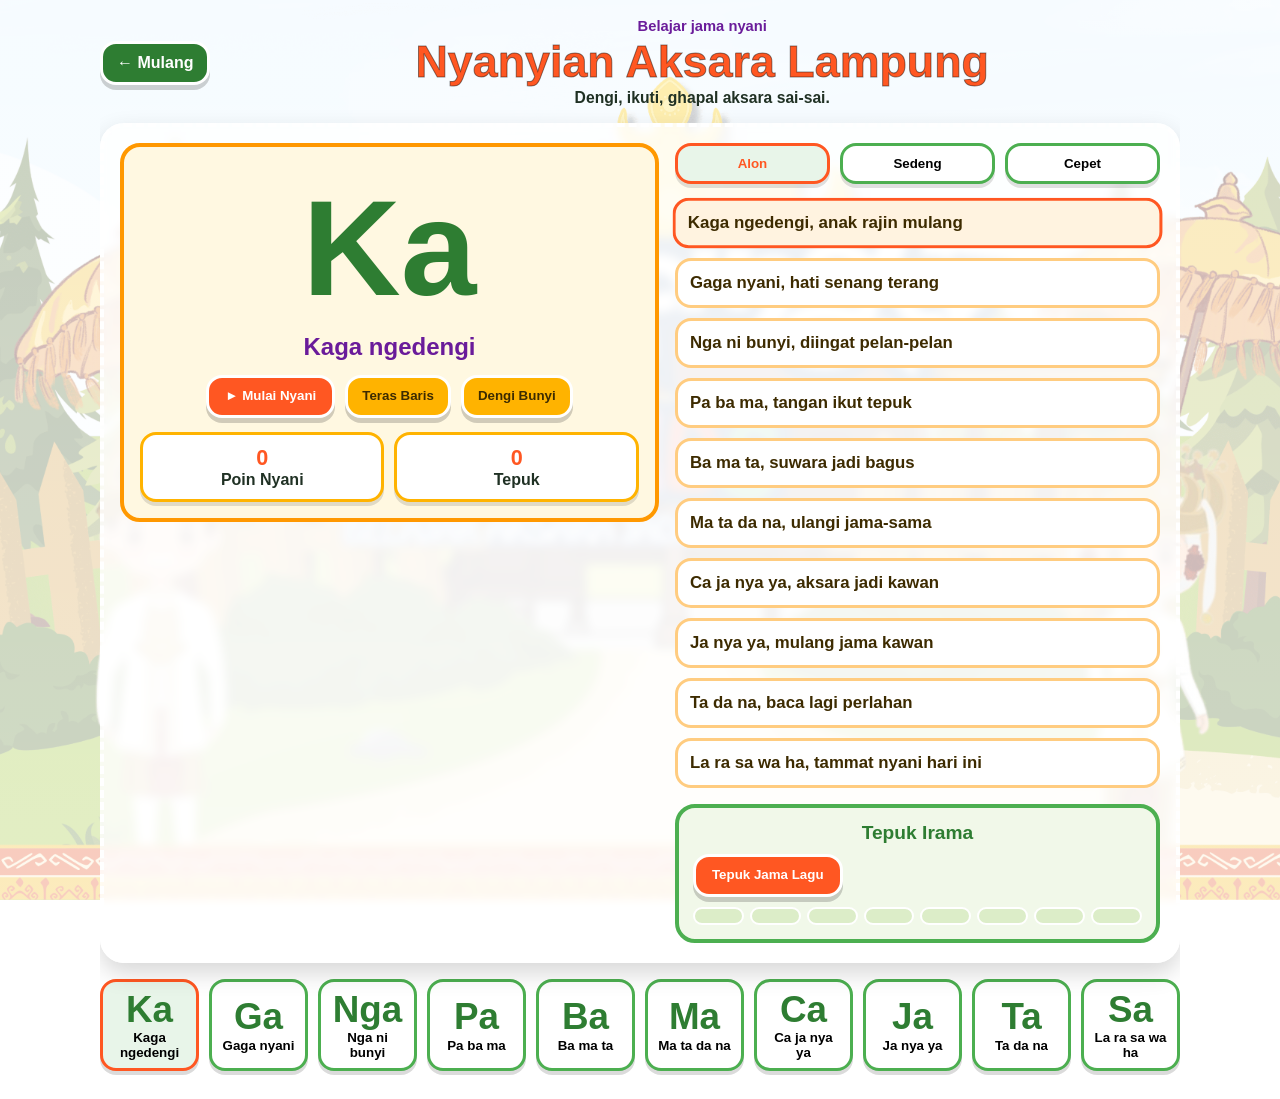
<file: nyanyi.html>
<!DOCTYPE html>
<html lang="id">
<head>
    <meta charset="UTF-8">
    <meta name="viewport" content="width=device-width, initial-scale=1.0">
    <title>Nyanyian Aksara</title>
    <link rel="stylesheet" href="belajar.css">
</head>
<body>
    <main class="page-shell">
        <header class="app-header">
            <a class="back-btn" href="index.html">&#8592; Mulang</a>
            <div class="title-block">
                <p class="eyebrow">Belajar jama nyani</p>
                <h1>Nyanyian Aksara Lampung</h1>
                <p class="subtitle">Dengi, ikuti, ghapal aksara sai-sai.</p>
            </div>
        </header>

        <section class="panel grid-two">
            <div class="hero-card">
                <div class="aksara-big" id="songSymbol">Ka</div>
                <p class="latin-name" id="songName">Ka - Ga - Nga</p>
                <div class="controls">
                    <button class="primary-btn" id="playSong">&#9658; Mulai Nyani</button>
                    <button class="ghost-btn" id="nextLine">Teras Baris</button>
                    <button class="ghost-btn" id="speakLine">Dengi Bunyi</button>
                </div>
                <div class="badge-row">
                    <div class="badge"><strong id="songPoint">0</strong>Poin Nyani</div>
                    <div class="badge"><strong id="clapCount">0</strong>Tepuk</div>
                </div>
            </div>

            <div>
                <div class="mode-tabs">
                    <button class="mode-btn active" data-speed="2200">Alon</button>
                    <button class="mode-btn" data-speed="1600">Sedeng</button>
                    <button class="mode-btn" data-speed="1050">Cepet</button>
                </div>
                <div class="song-lines" id="songLines"></div>
                <div class="practice-box">
                    <p class="mini-title">Tepuk Irama</p>
                    <button class="primary-btn" id="clapBtn">Tepuk Jama Lagu</button>
                    <div class="clap-meter" id="clapMeter"></div>
                </div>
            </div>
        </section>

        <section class="lesson-strip" id="letterStrip"></section>
    </main>

    <script>
        const aksara = [
            ['Ka', 'Kaga ngedengi, anak rajin mulang'],
            ['Ga', 'Gaga nyani, hati senang terang'],
            ['Nga', 'Nga ni bunyi, diingat pelan-pelan'],
            ['Pa', 'Pa ba ma, tangan ikut tepuk'],
            ['Ba', 'Ba ma ta, suwara jadi bagus'],
            ['Ma', 'Ma ta da na, ulangi jama-sama'],
            ['Ca', 'Ca ja nya ya, aksara jadi kawan'],
            ['Ja', 'Ja nya ya, mulang jama kawan'],
            ['Ta', 'Ta da na, baca lagi perlahan'],
            ['Sa', 'La ra sa wa ha, tammat nyani hari ini']
        ];

        let activeLine = 0;
        let timer = null;
        let speed = 2200;
        let songPoint = Number(localStorage.getItem('poinNyani') || 0);
        let clapCount = 0;
        const linesBox = document.getElementById('songLines');
        const strip = document.getElementById('letterStrip');
        const symbol = document.getElementById('songSymbol');
        const nameBox = document.getElementById('songName');
        const playBtn = document.getElementById('playSong');
        const pointBox = document.getElementById('songPoint');
        const clapBox = document.getElementById('clapCount');
        const clapMeter = document.getElementById('clapMeter');

        function render() {
            linesBox.innerHTML = aksara.map((item, index) =>
                `<div class="song-line ${index === activeLine ? 'active' : ''}">${item[1]}</div>`
            ).join('');
            strip.innerHTML = aksara.map((item, index) =>
                `<button class="letter-chip ${index === activeLine ? 'active' : ''}" data-index="${index}">
                    <span class="chip-symbol">${item[0]}</span>
                    <span>${item[1].split(',')[0]}</span>
                </button>`
            ).join('');
            symbol.textContent = aksara[activeLine][0];
            nameBox.textContent = aksara[activeLine][1].split(',')[0];
            pointBox.textContent = songPoint;
            clapBox.textContent = clapCount;
            clapMeter.innerHTML = Array.from({ length: 8 }, (_, i) =>
                `<span class="clap-dot ${i < clapCount % 9 ? 'on' : ''}"></span>`
            ).join('');
        }

        function setLine(index) {
            activeLine = (index + aksara.length) % aksara.length;
            songPoint += 1;
            localStorage.setItem('poinNyani', songPoint);
            render();
        }

        function speak(text) {
            if (!('speechSynthesis' in window)) return;
            window.speechSynthesis.cancel();
            const utterance = new SpeechSynthesisUtterance(text);
            utterance.lang = 'id-ID';
            utterance.rate = 0.82;
            window.speechSynthesis.speak(utterance);
        }

        playBtn.addEventListener('click', () => {
            if (timer) {
                clearInterval(timer);
                timer = null;
                playBtn.innerHTML = '&#9658; Mulai Nyani';
                return;
            }
            playBtn.textContent = 'Jeda Nyani';
            timer = setInterval(() => {
                setLine(activeLine + 1);
                speak(aksara[activeLine][1]);
            }, speed);
        });

        document.getElementById('nextLine').addEventListener('click', () => setLine(activeLine + 1));
        document.getElementById('speakLine').addEventListener('click', () => speak(aksara[activeLine][1]));
        document.getElementById('clapBtn').addEventListener('click', () => {
            clapCount += 1;
            songPoint += 2;
            localStorage.setItem('poinNyani', songPoint);
            render();
        });
        document.querySelectorAll('.mode-btn').forEach(button => {
            button.addEventListener('click', () => {
                document.querySelectorAll('.mode-btn').forEach(item => item.classList.remove('active'));
                button.classList.add('active');
                speed = Number(button.dataset.speed);
                if (timer) {
                    clearInterval(timer);
                    timer = setInterval(() => setLine(activeLine + 1), speed);
                }
            });
        });
        strip.addEventListener('click', event => {
            const button = event.target.closest('button');
            if (button) setLine(Number(button.dataset.index));
        });
        render();
    </script>
</body>
</html>
</file>
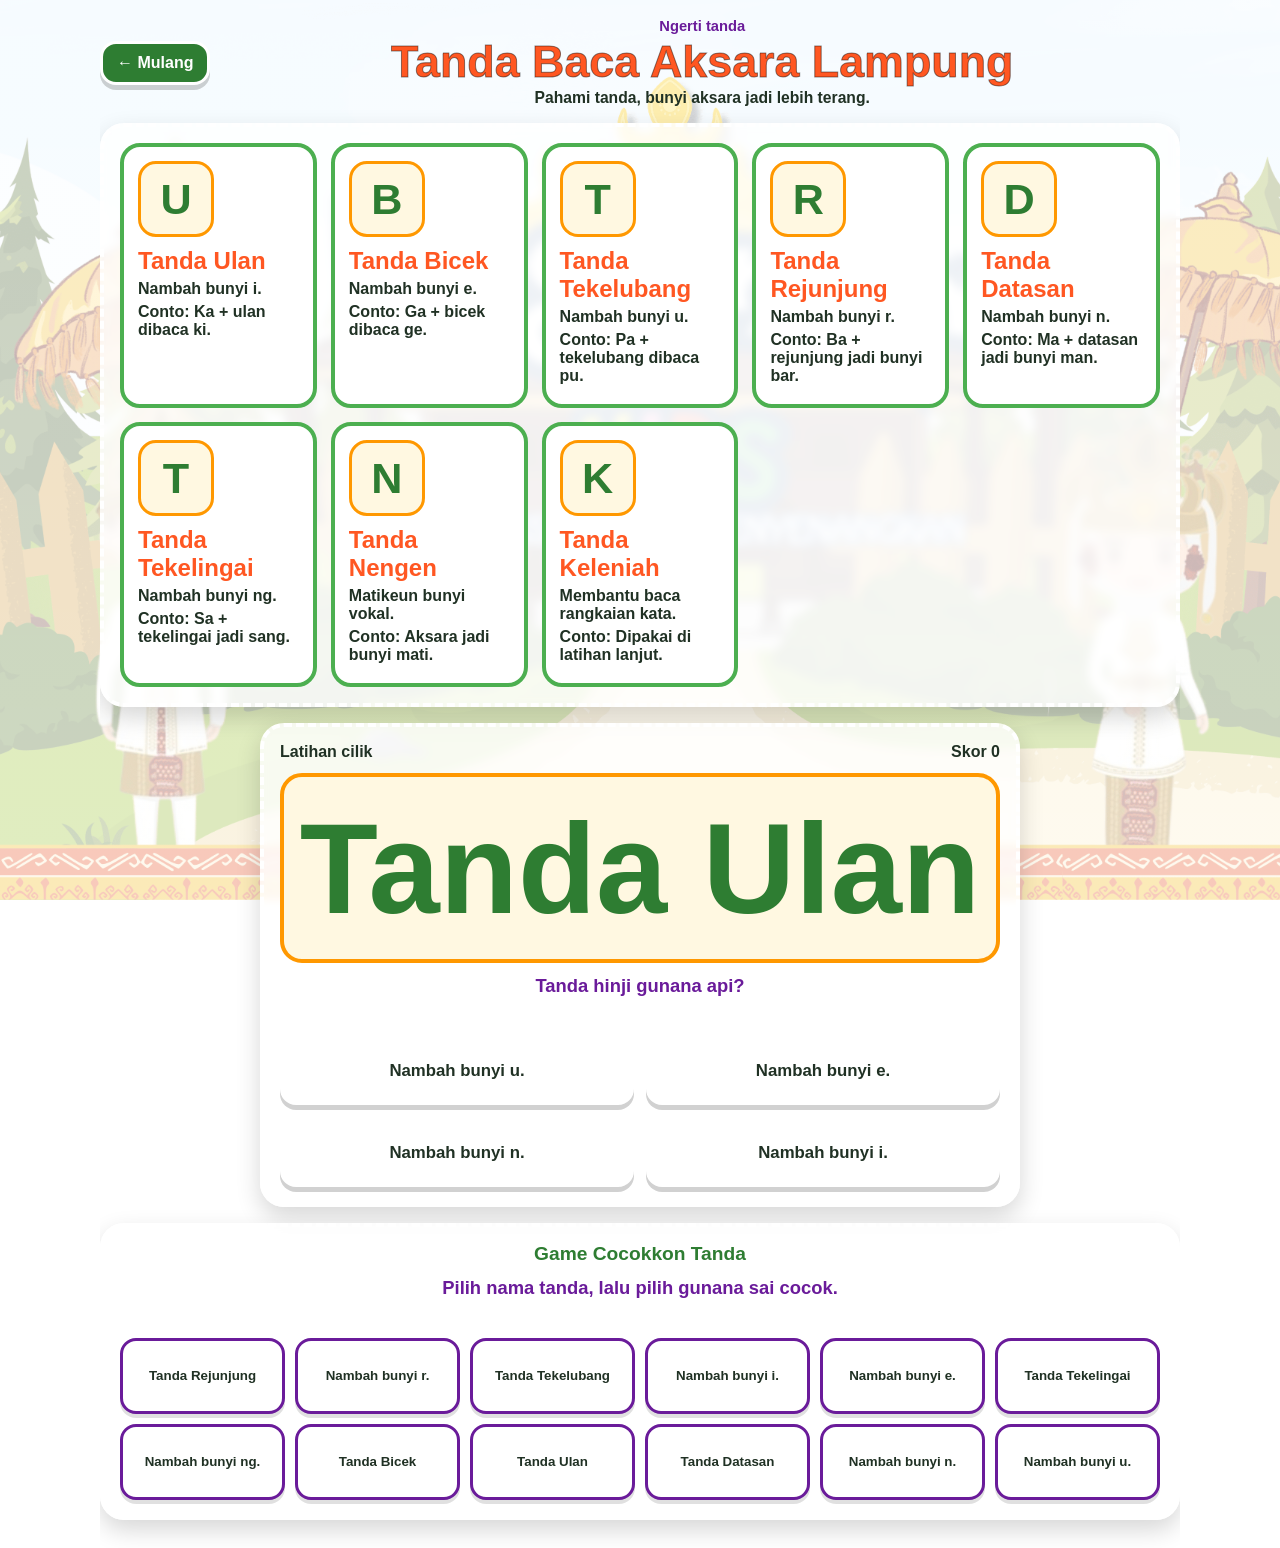
<file: tandabaca.html>
<!DOCTYPE html>
<html lang="id">
<head>
    <meta charset="UTF-8">
    <meta name="viewport" content="width=device-width, initial-scale=1.0">
    <title>Tanda Baca Aksara</title>
    <link rel="stylesheet" href="belajar.css">
</head>
<body>
    <main class="page-shell">
        <header class="app-header">
            <a class="back-btn" href="index.html">&#8592; Mulang</a>
            <div class="title-block">
                <p class="eyebrow">Ngerti tanda</p>
                <h1>Tanda Baca Aksara Lampung</h1>
                <p class="subtitle">Pahami tanda, bunyi aksara jadi lebih terang.</p>
            </div>
        </header>

        <section class="panel">
            <div class="cards-grid" id="markCards"></div>
        </section>

        <section class="panel quiz-card" style="margin-top:16px">
            <div class="score-row">
                <span>Latihan cilik</span>
                <span id="miniScore">Skor 0</span>
            </div>
            <div class="question-symbol" id="miniSymbol">Ulan</div>
            <p class="feedback" id="miniQuestion">Tanda hinji gunana api?</p>
            <div class="choices" id="miniChoices"></div>
        </section>

        <section class="panel" style="margin-top:16px">
            <p class="mini-title">Game Cocokkon Tanda</p>
            <p class="feedback" id="matchInfo">Pilih nama tanda, lalu pilih gunana sai cocok.</p>
            <div class="match-board" id="matchBoard"></div>
        </section>
    </main>

    <script>
        const marks = [
            { symbol: 'Ulan', name: 'Tanda Ulan', use: 'Nambah bunyi i.', example: 'Ka + ulan dibaca ki.' },
            { symbol: 'Bicek', name: 'Tanda Bicek', use: 'Nambah bunyi e.', example: 'Ga + bicek dibaca ge.' },
            { symbol: 'Tekelubang', name: 'Tanda Tekelubang', use: 'Nambah bunyi u.', example: 'Pa + tekelubang dibaca pu.' },
            { symbol: 'Rejunjung', name: 'Tanda Rejunjung', use: 'Nambah bunyi r.', example: 'Ba + rejunjung jadi bunyi bar.' },
            { symbol: 'Datasan', name: 'Tanda Datasan', use: 'Nambah bunyi n.', example: 'Ma + datasan jadi bunyi man.' },
            { symbol: 'Tekelingai', name: 'Tanda Tekelingai', use: 'Nambah bunyi ng.', example: 'Sa + tekelingai jadi sang.' },
            { symbol: 'Nengen', name: 'Tanda Nengen', use: 'Matikeun bunyi vokal.', example: 'Aksara jadi bunyi mati.' },
            { symbol: 'Keleniah', name: 'Tanda Keleniah', use: 'Membantu baca rangkaian kata.', example: 'Dipakai di latihan lanjut.' }
        ];
        let mini = 0;
        let miniScore = 0;
        let selectedMatch = null;
        let matchedCount = 0;

        document.getElementById('markCards').innerHTML = marks.map(mark => `
            <article class="mark-card">
                <div class="mark-symbol">${mark.symbol[0]}</div>
                <h2>${mark.name}</h2>
                <p>${mark.use}</p>
                <p><strong>Conto:</strong> ${mark.example}</p>
            </article>
        `).join('');

        function renderMini() {
            const item = marks[mini];
            const options = marks.map(mark => mark.use).filter(use => use !== item.use)
                .sort(() => Math.random() - 0.5).slice(0, 3).concat(item.use)
                .sort(() => Math.random() - 0.5);
            document.getElementById('miniSymbol').textContent = item.name;
            document.getElementById('miniQuestion').textContent = 'Tanda hinji gunana api?';
            document.getElementById('miniChoices').innerHTML = options.map(option =>
                `<button class="choice-btn" data-answer="${option}">${option}</button>`
            ).join('');
        }

        document.getElementById('miniChoices').addEventListener('click', event => {
            const button = event.target.closest('button');
            if (!button) return;
            const item = marks[mini];
            const correct = button.dataset.answer === item.use;
            button.classList.add(correct ? 'correct' : 'wrong');
            if (correct) {
                miniScore += 5;
                localStorage.setItem('miniScoreTanda', miniScore);
                document.getElementById('miniQuestion').textContent = 'Bener, kamu makin paham.';
            } else {
                document.getElementById('miniQuestion').textContent = `Belum pas. Jawaban: ${item.use}`;
            }
            document.getElementById('miniScore').textContent = `Skor ${miniScore}`;
            setTimeout(() => {
                mini = (mini + 1) % marks.length;
                renderMini();
            }, 900);
        });

        function renderMatch() {
            const names = marks.slice(0, 6).map(mark => ({ type: 'name', key: mark.name, text: mark.name }));
            const uses = marks.slice(0, 6).map(mark => ({ type: 'use', key: mark.name, text: mark.use }));
            const cards = names.concat(uses).sort(() => Math.random() - 0.5);
            document.getElementById('matchBoard').innerHTML = cards.map((card, index) =>
                `<button class="match-card" data-key="${card.key}" data-type="${card.type}" data-index="${index}">${card.text}</button>`
            ).join('');
        }

        document.getElementById('matchBoard').addEventListener('click', event => {
            const card = event.target.closest('button');
            if (!card || card.classList.contains('done')) return;
            if (!selectedMatch) {
                selectedMatch = card;
                card.classList.add('selected');
                return;
            }
            if (selectedMatch === card) {
                card.classList.remove('selected');
                selectedMatch = null;
                return;
            }
            const sameKey = selectedMatch.dataset.key === card.dataset.key;
            const differentType = selectedMatch.dataset.type !== card.dataset.type;
            if (sameKey && differentType) {
                selectedMatch.classList.remove('selected');
                selectedMatch.classList.add('done');
                card.classList.add('done');
                matchedCount += 1;
                miniScore += 10;
                localStorage.setItem('miniScoreTanda', miniScore);
                document.getElementById('miniScore').textContent = `Skor ${miniScore}`;
                document.getElementById('matchInfo').textContent = matchedCount >= 6 ? 'Hebat, kabeh pasangan cocok!' : 'Cocok. Cari pasangan sai lain.';
            } else {
                selectedMatch.classList.remove('selected');
                document.getElementById('matchInfo').textContent = 'Belum cocok, coba lagi pelan-pelan.';
            }
            selectedMatch = null;
        });

        renderMatch();
        renderMini();
    </script>
</body>
</html>
</file>
<file: belajar.css>
* {
    box-sizing: border-box;
}

button,
div,
span,
p,
h1,
h2,
strong,
article {
    min-width: 0;
    max-width: 100%;
    overflow-wrap: anywhere;
}

body {
    margin: 0;
    min-height: 100vh;
    font-family: Arial, Helvetica, sans-serif;
    color: #203124;
    background:
        linear-gradient(rgba(255,255,255,0.68), rgba(255,255,255,0.75)),
        url('bg menu aksara.png') center / cover no-repeat fixed;
    overflow-x: hidden;
}

.page-shell {
    width: min(1080px, calc(100vw - 28px));
    margin: 0 auto;
    padding: 18px 0 28px;
    overflow-x: hidden;
}

.app-header {
    display: flex;
    align-items: center;
    justify-content: space-between;
    gap: 14px;
    margin-bottom: 16px;
}

.back-btn,
.primary-btn,
.ghost-btn,
.choice-btn {
    border: 3px solid #fff;
    border-radius: 16px;
    cursor: pointer;
    font-weight: 900;
    font-family: inherit;
    box-shadow: 0 5px 0 rgba(0,0,0,0.18);
}

.back-btn {
    color: #fff;
    background: #2e7d32;
    padding: 10px 14px;
    text-decoration: none;
}

.title-block {
    text-align: center;
    flex: 1;
}

.eyebrow {
    margin: 0;
    color: #6a1b9a;
    font-size: 0.92rem;
    font-weight: 900;
}

h1 {
    margin: 2px 0;
    color: #ff5722;
    font-size: clamp(1.7rem, 4vw, 2.8rem);
    -webkit-text-stroke: 1px rgba(0,0,0,0.45);
    overflow-wrap: normal;
}

.subtitle {
    margin: 0;
    font-size: 0.98rem;
    font-weight: 700;
}

.panel {
    background: rgba(255,255,255,0.78);
    border: 4px dashed #fff;
    border-radius: 24px;
    padding: 16px;
    box-shadow: 0 10px 24px rgba(0,0,0,0.16);
    backdrop-filter: blur(5px);
    overflow: hidden;
    min-width: 0;
}

.grid-two {
    display: grid;
    grid-template-columns: minmax(280px, 1fr) minmax(280px, 0.9fr);
    gap: 16px;
    align-items: start;
}

.hero-card {
    background: #fff8e1;
    border: 4px solid #ff9800;
    border-radius: 20px;
    padding: 16px;
    min-width: 0;
}

.aksara-big {
    min-height: 170px;
    display: grid;
    place-items: center;
    color: #2e7d32;
    font-size: clamp(4.6rem, 14vw, 8.5rem);
    font-weight: 900;
    line-height: 1;
}

.latin-name {
    margin: 0;
    text-align: center;
    color: #6a1b9a;
    font-size: 1.5rem;
    font-weight: 900;
}

.info-list {
    display: grid;
    gap: 10px;
}

.info-item {
    background: #fff;
    border-left: 8px solid #4caf50;
    border-radius: 14px;
    padding: 10px;
    font-weight: 800;
}

.controls {
    display: flex;
    flex-wrap: wrap;
    gap: 10px;
    justify-content: center;
    margin-top: 14px;
}

.controls > button,
.star-check button,
.choice-btn,
.mode-btn {
    min-width: 0;
    overflow-wrap: anywhere;
}

.mini-title {
    margin: 0 0 10px;
    color: #2e7d32;
    font-size: 1.2rem;
    font-weight: 900;
    text-align: center;
}

.badge-row {
    display: grid;
    grid-template-columns: repeat(auto-fit, minmax(120px, 1fr));
    gap: 10px;
    margin-top: 14px;
}

.badge {
    background: #fff;
    border: 3px solid #ffb300;
    border-radius: 16px;
    padding: 10px;
    text-align: center;
    font-weight: 900;
    box-shadow: 0 4px 0 rgba(0,0,0,0.12);
}

.badge strong {
    display: block;
    color: #ff5722;
    font-size: 1.35rem;
}

.primary-btn {
    background: #ff5722;
    color: #fff;
    padding: 11px 16px;
    line-height: 1.1;
}

.ghost-btn {
    background: #ffb300;
    color: #3d2b00;
    padding: 10px 14px;
    line-height: 1.1;
}

.mode-tabs {
    display: grid;
    grid-template-columns: repeat(auto-fit, minmax(110px, 1fr));
    gap: 10px;
    margin: 0 0 14px;
}

.mode-btn {
    background: #fff;
    border: 3px solid #4caf50;
    border-radius: 16px;
    padding: 10px;
    cursor: pointer;
    font-family: inherit;
    font-weight: 900;
    box-shadow: 0 4px 0 rgba(0,0,0,0.12);
}

.mode-btn.active {
    background: #e8f5e9;
    border-color: #ff5722;
    color: #ff5722;
}

.lesson-strip {
    display: grid;
    grid-template-columns: repeat(auto-fit, minmax(78px, 1fr));
    gap: 10px;
    margin-top: 16px;
}

.letter-chip {
    background: #fff;
    border: 3px solid #4caf50;
    border-radius: 16px;
    min-height: 92px;
    padding: 8px;
    cursor: pointer;
    font-family: inherit;
    font-weight: 900;
    box-shadow: 0 4px 0 rgba(0,0,0,0.14);
}

.letter-chip.active {
    background: #e8f5e9;
    border-color: #ff5722;
}

.chip-symbol {
    display: block;
    font-size: 2.3rem;
    color: #2e7d32;
    line-height: 1.1;
}

.song-lines {
    display: grid;
    gap: 10px;
}

.song-line {
    background: #fff;
    border-radius: 16px;
    padding: 12px;
    border: 3px solid #ffcc80;
    color: #3d2b00;
    font-size: 1.05rem;
    font-weight: 900;
}

.song-line.active {
    background: #fff3e0;
    border-color: #ff5722;
    transform: scale(1.01);
}

.practice-box {
    margin-top: 16px;
    background: #f1f8e9;
    border: 4px solid #4caf50;
    border-radius: 20px;
    padding: 14px;
}

.clap-meter {
    display: grid;
    grid-template-columns: repeat(8, 1fr);
    gap: 6px;
    margin-top: 10px;
}

.clap-dot {
    height: 18px;
    border-radius: 999px;
    background: #dcedc8;
    border: 2px solid #fff;
}

.clap-dot.on {
    background: #ff5722;
}

.writing-board {
    display: block;
    width: 100%;
    height: clamp(230px, 31vw, 360px);
    background: #fff;
    border: 5px solid #4caf50;
    border-radius: 22px;
    touch-action: none;
    cursor: crosshair;
}

.trace-guide {
    position: relative;
    min-width: 0;
    width: 100%;
}

.trace-symbol {
    position: absolute;
    inset: 0 0 auto;
    height: clamp(230px, 31vw, 360px);
    display: grid;
    place-items: center;
    color: rgba(46,125,50,0.12);
    font-size: clamp(6rem, 17vw, 13rem);
    font-weight: 900;
    pointer-events: none;
}

.tool-row {
    display: flex;
    flex-wrap: wrap;
    gap: 10px;
    justify-content: center;
    margin-top: 10px;
}

.swatch {
    width: 42px;
    height: 42px;
    border: 3px solid #fff;
    border-radius: 50%;
    cursor: pointer;
    box-shadow: 0 4px 0 rgba(0,0,0,0.16);
}

.swatch.active {
    outline: 4px solid #ffb300;
}

.star-check {
    display: grid;
    grid-template-columns: repeat(3, 1fr);
    gap: 10px;
    margin-top: 12px;
}

.star-check button {
    min-height: 64px;
}

.quiz-card {
    max-width: 760px;
    margin: 0 auto;
}

.score-row {
    display: flex;
    justify-content: space-between;
    gap: 10px;
    margin-bottom: 12px;
    font-weight: 900;
}

.question-symbol {
    display: grid;
    place-items: center;
    min-height: 190px;
    border-radius: 22px;
    background: #fff8e1;
    border: 4px solid #ff9800;
    color: #2e7d32;
    font-size: clamp(3.2rem, 10vw, 8rem);
    font-weight: 900;
    text-align: center;
}

.choices {
    display: grid;
    grid-template-columns: repeat(2, minmax(0, 1fr));
    gap: 12px;
    margin-top: 14px;
}

.choice-btn {
    min-height: 70px;
    background: #fff;
    color: #203124;
    font-size: 1.05rem;
    padding: 8px;
    line-height: 1.15;
}

.choice-btn.correct {
    background: #c8e6c9;
    border-color: #2e7d32;
}

.choice-btn.wrong {
    background: #ffcdd2;
    border-color: #c62828;
}

.feedback {
    min-height: 42px;
    margin-top: 12px;
    text-align: center;
    font-size: 1.15rem;
    font-weight: 900;
    color: #6a1b9a;
}

.cards-grid {
    display: grid;
    grid-template-columns: repeat(auto-fit, minmax(190px, 1fr));
    gap: 14px;
}

.mark-card {
    background: #fff;
    border: 4px solid #4caf50;
    border-radius: 20px;
    padding: 14px;
}

.mark-symbol {
    width: 76px;
    height: 76px;
    display: grid;
    place-items: center;
    border-radius: 18px;
    background: #fff8e1;
    border: 3px solid #ff9800;
    color: #2e7d32;
    font-size: 2.7rem;
    font-weight: 900;
}

.mark-card h2 {
    margin: 10px 0 4px;
    color: #ff5722;
}

.mark-card p {
    margin: 5px 0;
    font-weight: 750;
}

.match-board {
    display: grid;
    grid-template-columns: repeat(auto-fit, minmax(150px, 1fr));
    gap: 10px;
    margin-top: 14px;
}

.match-card {
    min-height: 76px;
    background: #fff;
    border: 3px solid #6a1b9a;
    border-radius: 16px;
    cursor: pointer;
    font-family: inherit;
    font-weight: 900;
    color: #203124;
    box-shadow: 0 4px 0 rgba(0,0,0,0.12);
    padding: 8px;
    line-height: 1.15;
}

.match-card.selected {
    background: #fff3e0;
    border-color: #ff5722;
}

.match-card.done {
    background: #c8e6c9;
    border-color: #2e7d32;
}

.feature-nav {
    display: grid;
    grid-template-columns: repeat(auto-fit, minmax(118px, 1fr));
    gap: 10px;
    margin-bottom: 14px;
}

.feature-panel {
    display: none;
}

.feature-panel.active {
    display: block;
}

.vocab-card {
    background: #fff;
    border: 4px solid #4caf50;
    border-radius: 20px;
    padding: 14px;
    text-align: center;
    font-weight: 900;
    box-shadow: 0 5px 0 rgba(0,0,0,0.12);
    min-width: 0;
}

.vocab-icon {
    display: grid;
    place-items: center;
    min-height: 92px;
    font-size: 3.1rem;
}

.vocab-word {
    color: #ff5722;
    font-size: 1.35rem;
}

.vocab-meaning {
    color: #2e7d32;
    font-size: 0.92rem;
}

.color-tile {
    min-height: 170px;
    display: grid;
    place-items: center;
    border: 5px solid #fff;
    border-radius: 22px;
    color: #fff;
    font-size: clamp(2rem, 8vw, 4rem);
    font-weight: 900;
    text-shadow: 0 3px 8px rgba(0,0,0,0.35);
}

.dialog-list {
    display: grid;
    gap: 10px;
}

.dialog-bubble {
    max-width: 84%;
    padding: 12px;
    border-radius: 18px;
    background: #fff;
    border: 3px solid #4caf50;
    font-weight: 900;
}

.dialog-bubble.right {
    justify-self: end;
    border-color: #ff9800;
    background: #fff8e1;
}

.daily-list {
    display: grid;
    grid-template-columns: repeat(auto-fit, minmax(150px, 1fr));
    gap: 10px;
}

.memory-grid {
    display: grid;
    grid-template-columns: repeat(auto-fit, minmax(110px, 1fr));
    gap: 10px;
}

.memory-card {
    min-height: 92px;
    border: 3px solid #6a1b9a;
    border-radius: 18px;
    background: #fff;
    color: #203124;
    font-family: inherit;
    font-size: 1rem;
    font-weight: 900;
    cursor: pointer;
    box-shadow: 0 4px 0 rgba(0,0,0,0.12);
    overflow-wrap: anywhere;
    line-height: 1.15;
}

.memory-card.hidden-word {
    background: #6a1b9a;
    color: #fff;
}

.memory-card.done {
    background: #c8e6c9;
    border-color: #2e7d32;
    color: #203124;
}

@media (max-width: 760px) {
    body {
        background-attachment: scroll;
        background:
            linear-gradient(rgba(255,255,255,0.68), rgba(255,255,255,0.75)),
            url('bg_mobile.png') center / cover no-repeat scroll;
    }

    .page-shell {
        width: min(100vw - 18px, 560px);
        padding-top: 10px;
        padding-bottom: 18px;
    }

    .app-header {
        align-items: stretch;
        flex-direction: column;
        gap: 8px;
        margin-bottom: 10px;
    }

    h1 {
        font-size: clamp(1.55rem, 8vw, 2.15rem);
        -webkit-text-stroke: 0.5px rgba(0,0,0,0.35);
    }

    .subtitle {
        font-size: 0.86rem;
    }

    .panel {
        padding: 10px;
        border-width: 3px;
        border-radius: 18px;
    }

    .grid-two,
    .choices {
        grid-template-columns: 1fr;
        gap: 10px;
    }

    .hero-card {
        padding: 10px;
        border-width: 3px;
        border-radius: 16px;
    }

    .aksara-big {
        min-height: 104px;
        font-size: clamp(3.8rem, 28vw, 6rem);
    }

    .latin-name {
        font-size: 1.15rem;
    }

    .back-btn {
        text-align: center;
    }

    .info-item {
        padding: 8px;
        font-size: 0.82rem;
    }

    .controls {
        gap: 8px;
        margin-top: 10px;
    }

    .primary-btn,
    .ghost-btn {
        padding: 9px 10px;
        font-size: 0.82rem;
        min-height: 38px;
    }

    .badge-row {
        grid-template-columns: repeat(2, minmax(0, 1fr));
        gap: 8px;
    }

    .score-row {
        align-items: center;
        flex-wrap: wrap;
        font-size: 0.86rem;
    }

    .badge {
        padding: 8px;
        font-size: 0.78rem;
    }

    .badge strong {
        font-size: 1.1rem;
    }

    .writing-board {
        height: clamp(210px, 68vw, 300px);
        border-width: 4px;
        border-radius: 18px;
    }

    .trace-symbol {
        height: clamp(210px, 68vw, 300px);
        font-size: clamp(5.5rem, 42vw, 10rem);
    }

    .swatch {
        width: 36px;
        height: 36px;
    }

    .star-check {
        grid-template-columns: 1fr;
        gap: 8px;
    }

    .star-check button,
    .choice-btn {
        min-height: 52px;
        font-size: 0.9rem;
    }

    .lesson-strip {
        grid-template-columns: repeat(auto-fit, minmax(68px, 1fr));
        gap: 8px;
        margin-top: 10px;
    }

    .letter-chip {
        min-height: 74px;
        padding: 6px 4px;
        border-radius: 12px;
        font-size: 0.72rem;
    }

    .chip-symbol {
        font-size: 1.85rem;
    }

    .feature-nav {
        grid-template-columns: repeat(2, minmax(0, 1fr));
        gap: 8px;
        margin-bottom: 10px;
    }

    .feature-nav.panel {
        padding: 8px;
    }

    .mode-tabs {
        grid-template-columns: repeat(2, minmax(0, 1fr));
        gap: 8px;
    }

    .mode-btn {
        min-height: 46px;
        padding: 8px 6px;
        font-size: 0.78rem;
    }

    .cards-grid,
    .daily-list {
        grid-template-columns: repeat(2, minmax(0, 1fr));
        gap: 8px;
    }

    .vocab-card {
        padding: 9px 6px;
        border-width: 3px;
        border-radius: 16px;
    }

    .vocab-icon {
        min-height: 70px;
        font-size: 2.4rem;
    }

    .vocab-word {
        font-size: 1rem;
        overflow-wrap: anywhere;
    }

    .vocab-meaning {
        font-size: 0.78rem;
        overflow-wrap: anywhere;
    }

    .match-board {
        grid-template-columns: repeat(2, minmax(0, 1fr));
        gap: 8px;
    }

    .match-card,
    .memory-card {
        min-height: 66px;
        padding: 6px;
        font-size: 0.82rem;
    }

    .color-tile {
        min-height: 130px;
        border-width: 4px;
        font-size: clamp(1.6rem, 10vw, 2.7rem);
    }

    .dialog-bubble {
        max-width: 100%;
        font-size: 0.9rem;
    }

    .memory-grid {
        grid-template-columns: repeat(2, minmax(0, 1fr));
    }
}

@media (min-width: 761px) and (max-width: 1020px) {
    .page-shell {
        width: min(940px, calc(100vw - 24px));
    }

    .grid-two {
        grid-template-columns: 1fr;
    }

    .writing-board,
    .trace-symbol {
        height: clamp(280px, 48vw, 380px);
    }

    .trace-symbol {
        font-size: clamp(8rem, 28vw, 14rem);
    }
}

@media (max-width: 390px) {
    .badge-row,
    .mode-tabs {
        grid-template-columns: 1fr;
    }

    .feature-nav {
        grid-template-columns: repeat(2, minmax(0, 1fr));
    }

    .cards-grid,
    .daily-list {
        grid-template-columns: 1fr;
    }

    .lesson-strip {
        grid-template-columns: repeat(3, minmax(0, 1fr));
    }
}

@media (max-width: 340px) {
    .page-shell {
        width: min(100vw - 12px, 330px);
    }

    h1 {
        font-size: 1.38rem;
    }

    .subtitle,
    .eyebrow {
        font-size: 0.76rem;
    }

    .panel {
        padding: 8px;
        border-radius: 15px;
    }

    .feature-nav,
    .mode-tabs,
    .badge-row,
    .choices,
    .cards-grid,
    .daily-list,
    .match-board,
    .memory-grid {
        grid-template-columns: 1fr;
    }

    .question-symbol {
        min-height: 130px;
        font-size: clamp(2.2rem, 18vw, 4rem);
    }

    .vocab-icon {
        min-height: 58px;
        font-size: 2rem;
    }

    .color-tile {
        min-height: 110px;
    }
}
</file>
